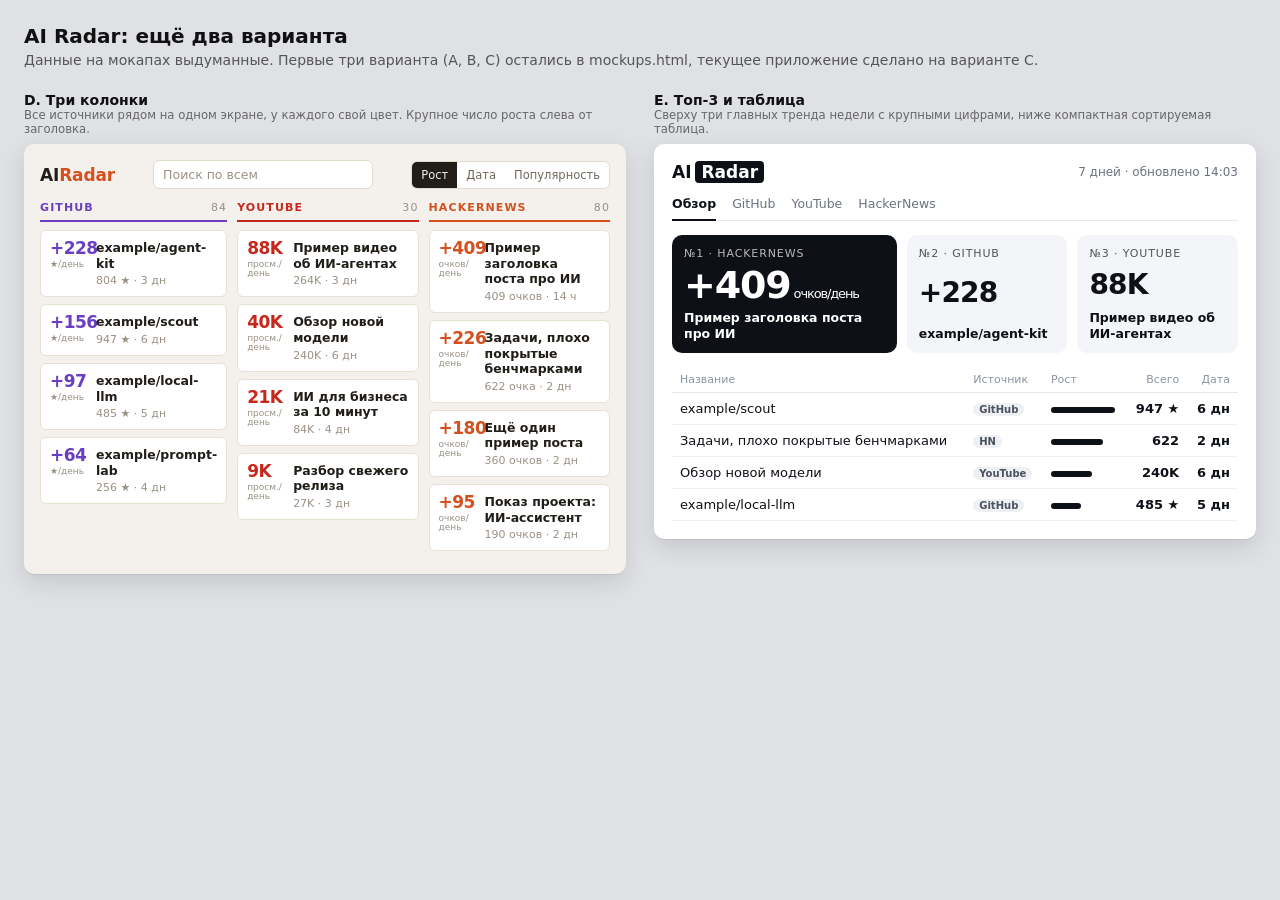
<file: mockups-2.html>
<!doctype html>
<html lang="ru">
<head>
<meta charset="utf-8">
<meta name="viewport" content="width=device-width,initial-scale=1">
<title>AI Radar — ещё два варианта дизайна</title>
<style>
  * { box-sizing: border-box; }
  body { margin: 0; font-family: system-ui, "Segoe UI", sans-serif; background: #dfe1e5; color: #111; padding: 24px; }
  h1 { font-size: 20px; margin: 0 0 4px; }
  .lead { color: #555; margin: 0 0 24px; font-size: 14px; }
  .boards { display: grid; gap: 28px; grid-template-columns: repeat(auto-fit, minmax(460px, 1fr)); }
  .label { font-weight: 600; font-size: 14px; margin-bottom: 8px; }
  .label small { font-weight: 400; color: #666; display: block; }
  .frame { border-radius: 10px; overflow: hidden; box-shadow: 0 1px 0 rgba(0,0,0,.08), 0 8px 24px rgba(0,0,0,.12); }

  /* D: три колонки */
  .d { background: #f4f1ec; color: #211d18; padding: 16px; font-size: 12.5px; }
  .d .bar { display: flex; justify-content: space-between; align-items: center; margin-bottom: 12px; gap: 10px; }
  .d .logo { font-weight: 800; font-size: 17px; letter-spacing: -.01em; }
  .d .logo b { color: #d4501e; }
  .d .search { flex: 1; max-width: 220px; background: #fff; border: 1px solid #e0dacf; border-radius: 6px; padding: 6px 9px; color: #9a9185; }
  .d .seg { display: flex; border: 1px solid #e0dacf; border-radius: 6px; overflow: hidden; background: #fff; }
  .d .seg span, .d .seg b { padding: 6px 9px; font-size: 11.5px; color: #6f675b; }
  .d .seg b { background: #211d18; color: #f4f1ec; font-weight: 500; }
  .d .cols { display: grid; grid-template-columns: repeat(3, 1fr); gap: 10px; }
  .d .col h3 { margin: 0 0 8px; font-size: 11px; letter-spacing: .1em; text-transform: uppercase; display: flex; justify-content: space-between; padding-bottom: 6px; border-bottom: 2px solid var(--c); color: var(--c); }
  .d .col h3 span { color: #9a9185; font-weight: 400; }
  .d .item { background: #fff; border: 1px solid #e6e0d5; border-radius: 6px; padding: 9px; margin-bottom: 7px; display: grid; grid-template-columns: 38px 1fr; gap: 8px; }
  .d .item .n { font-size: 17px; font-weight: 800; color: var(--c); line-height: 1; letter-spacing: -.03em; }
  .d .item .n small { display: block; font-size: 9px; font-weight: 500; color: #9a9185; letter-spacing: 0; margin-top: 3px; }
  .d .item .t { font-weight: 600; line-height: 1.25; margin-bottom: 3px; }
  .d .item .m { color: #9a9185; font-size: 11px; }
  .gh { --c: #6b3fc4; } .yt { --c: #c8281c; } .hn { --c: #d4501e; }

  /* E: топ-3 и таблица */
  .e { background: #ffffff; color: #0d1117; padding: 18px; font-size: 13px; }
  .e .bar { display: flex; justify-content: space-between; align-items: center; margin-bottom: 14px; }
  .e .logo { font-weight: 800; font-size: 17px; }
  .e .logo span { background: #0d1117; color: #fff; padding: 1px 6px; border-radius: 4px; margin-left: 4px; }
  .e .tabs { display: flex; gap: 16px; font-size: 12.5px; color: #6a7380; margin-bottom: 14px; border-bottom: 1px solid #e3e6ea; }
  .e .tabs b { color: #0d1117; border-bottom: 2px solid #0d1117; padding-bottom: 8px; margin-bottom: -1px; font-weight: 600; }
  .e .tabs span { padding-bottom: 8px; }
  .e .hero { display: grid; grid-template-columns: 1.4fr 1fr 1fr; gap: 10px; margin-bottom: 14px; }
  .e .top { border-radius: 10px; padding: 12px; background: #f3f5f8; display: grid; gap: 6px; align-content: space-between; min-height: 118px; }
  .e .top.first { background: #0d1117; color: #fff; }
  .e .top .rk { font-size: 11px; opacity: .7; text-transform: uppercase; letter-spacing: .08em; }
  .e .top .big { font-size: 28px; font-weight: 800; letter-spacing: -.03em; line-height: 1; }
  .e .top.first .big { font-size: 38px; }
  .e .top .tt { font-weight: 600; line-height: 1.25; font-size: 12.5px; }
  .e table { width: 100%; border-collapse: collapse; }
  .e th { text-align: left; font-weight: 500; color: #8a93a0; font-size: 11px; padding: 6px 8px; border-bottom: 1px solid #e3e6ea; }
  .e td { padding: 8px; border-bottom: 1px solid #eef0f3; vertical-align: middle; }
  .e td.num { text-align: right; font-variant-numeric: tabular-nums; font-weight: 600; }
  .e .spark { display: inline-block; height: 6px; background: #0d1117; border-radius: 3px; vertical-align: middle; }
  .e .pill { font-size: 10px; padding: 1px 6px; border-radius: 99px; background: #eef0f3; color: #4a5260; font-weight: 600; }
</style>
</head>
<body>
<h1>AI Radar: ещё два варианта</h1>
<p class="lead">Данные на мокапах выдуманные. Первые три варианта (A, B, C) остались в mockups.html, текущее приложение сделано на варианте C.</p>

<div class="boards">

  <div>
    <div class="label">D. Три колонки <small>Все источники рядом на одном экране, у каждого свой цвет. Крупное число роста слева от заголовка.</small></div>
    <div class="frame d">
      <div class="bar">
        <div class="logo">AI<b>Radar</b></div>
        <div class="search">Поиск по всем</div>
        <div class="seg"><b>Рост</b><span>Дата</span><span>Популярность</span></div>
      </div>
      <div class="cols">
        <div class="col gh">
          <h3>GitHub <span>84</span></h3>
          <div class="item"><div class="n">+228<small>★/день</small></div><div><div class="t">example/agent-kit</div><div class="m">804 ★ · 3 дн</div></div></div>
          <div class="item"><div class="n">+156<small>★/день</small></div><div><div class="t">example/scout</div><div class="m">947 ★ · 6 дн</div></div></div>
          <div class="item"><div class="n">+97<small>★/день</small></div><div><div class="t">example/local-llm</div><div class="m">485 ★ · 5 дн</div></div></div>
          <div class="item"><div class="n">+64<small>★/день</small></div><div><div class="t">example/prompt-lab</div><div class="m">256 ★ · 4 дн</div></div></div>
        </div>
        <div class="col yt">
          <h3>YouTube <span>30</span></h3>
          <div class="item"><div class="n">88K<small>просм./день</small></div><div><div class="t">Пример видео об ИИ-агентах</div><div class="m">264K · 3 дн</div></div></div>
          <div class="item"><div class="n">40K<small>просм./день</small></div><div><div class="t">Обзор новой модели</div><div class="m">240K · 6 дн</div></div></div>
          <div class="item"><div class="n">21K<small>просм./день</small></div><div><div class="t">ИИ для бизнеса за 10 минут</div><div class="m">84K · 4 дн</div></div></div>
          <div class="item"><div class="n">9K<small>просм./день</small></div><div><div class="t">Разбор свежего релиза</div><div class="m">27K · 3 дн</div></div></div>
        </div>
        <div class="col hn">
          <h3>HackerNews <span>80</span></h3>
          <div class="item"><div class="n">+409<small>очков/день</small></div><div><div class="t">Пример заголовка поста про ИИ</div><div class="m">409 очков · 14 ч</div></div></div>
          <div class="item"><div class="n">+226<small>очков/день</small></div><div><div class="t">Задачи, плохо покрытые бенчмарками</div><div class="m">622 очка · 2 дн</div></div></div>
          <div class="item"><div class="n">+180<small>очков/день</small></div><div><div class="t">Ещё один пример поста</div><div class="m">360 очков · 2 дн</div></div></div>
          <div class="item"><div class="n">+95<small>очков/день</small></div><div><div class="t">Показ проекта: ИИ-ассистент</div><div class="m">190 очков · 2 дн</div></div></div>
        </div>
      </div>
    </div>
  </div>

  <div>
    <div class="label">E. Топ-3 и таблица <small>Сверху три главных тренда недели с крупными цифрами, ниже компактная сортируемая таблица.</small></div>
    <div class="frame e">
      <div class="bar"><div class="logo">AI<span>Radar</span></div><div style="color:#6a7380;font-size:12px">7 дней · обновлено 14:03</div></div>
      <div class="tabs"><b>Обзор</b><span>GitHub</span><span>YouTube</span><span>HackerNews</span></div>
      <div class="hero">
        <div class="top first"><div class="rk">№1 · HackerNews</div><div class="big">+409<span style="font-size:13px;font-weight:500"> очков/день</span></div><div class="tt">Пример заголовка поста про ИИ</div></div>
        <div class="top"><div class="rk">№2 · GitHub</div><div class="big">+228</div><div class="tt">example/agent-kit</div></div>
        <div class="top"><div class="rk">№3 · YouTube</div><div class="big">88K</div><div class="tt">Пример видео об ИИ-агентах</div></div>
      </div>
      <table>
        <thead><tr><th>Название</th><th>Источник</th><th>Рост</th><th style="text-align:right">Всего</th><th style="text-align:right">Дата</th></tr></thead>
        <tbody>
          <tr><td>example/scout</td><td><span class="pill">GitHub</span></td><td><span class="spark" style="width:64px"></span></td><td class="num">947 ★</td><td class="num">6 дн</td></tr>
          <tr><td>Задачи, плохо покрытые бенчмарками</td><td><span class="pill">HN</span></td><td><span class="spark" style="width:52px"></span></td><td class="num">622</td><td class="num">2 дн</td></tr>
          <tr><td>Обзор новой модели</td><td><span class="pill">YouTube</span></td><td><span class="spark" style="width:41px"></span></td><td class="num">240K</td><td class="num">6 дн</td></tr>
          <tr><td>example/local-llm</td><td><span class="pill">GitHub</span></td><td><span class="spark" style="width:30px"></span></td><td class="num">485 ★</td><td class="num">5 дн</td></tr>
        </tbody>
      </table>
    </div>
  </div>

</div>
</body>
</html>
</file>
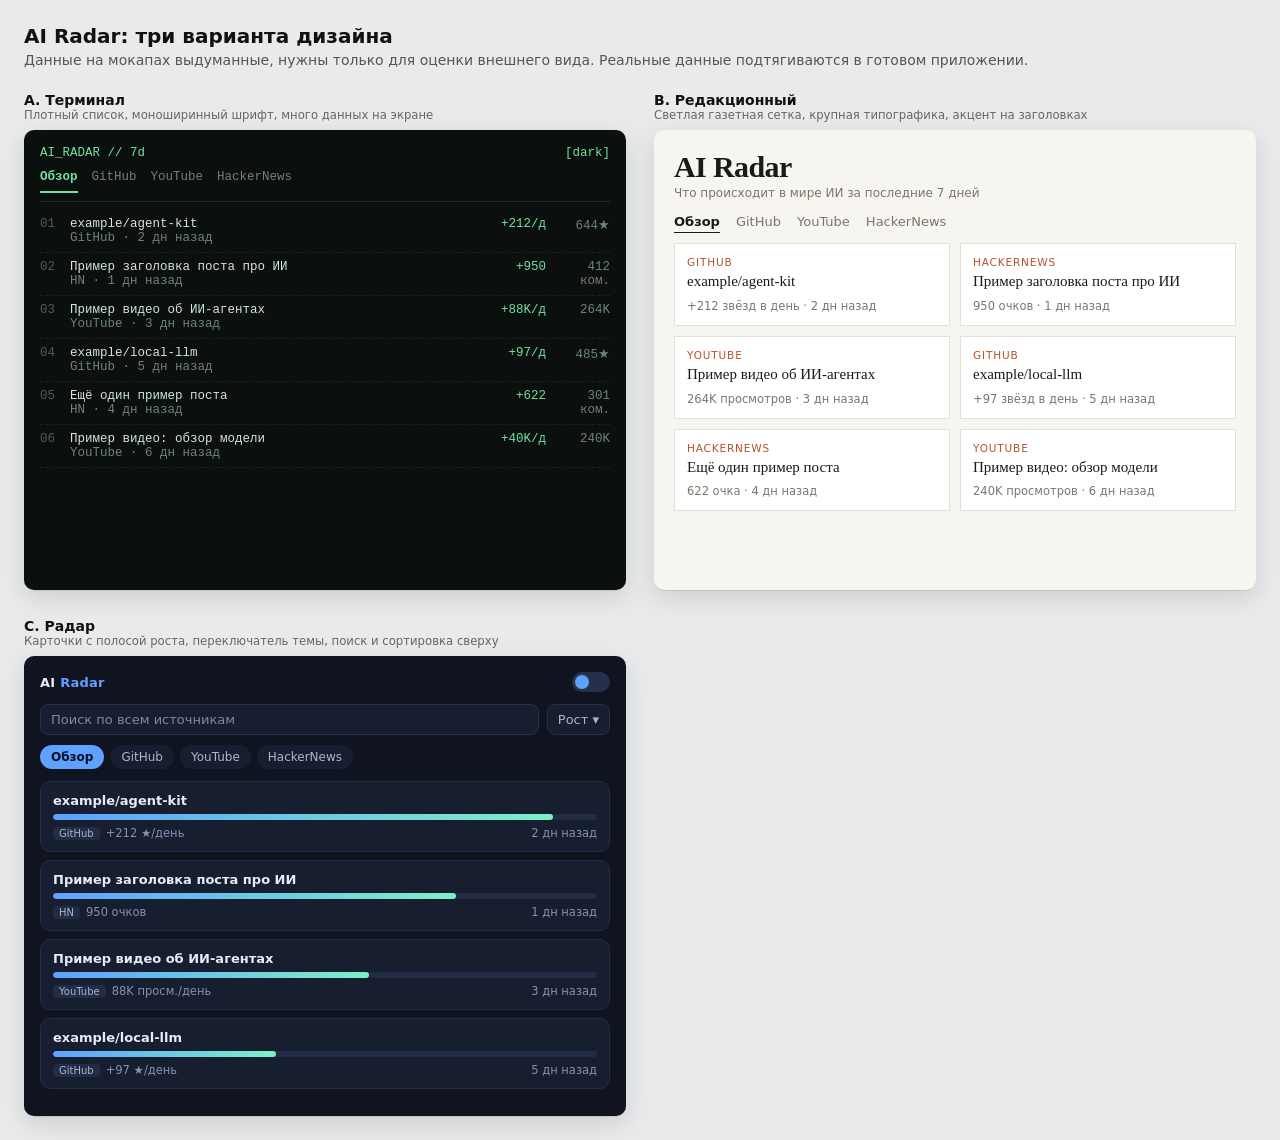
<file: mockups.html>
<!doctype html>
<html lang="ru">
<head>
<meta charset="utf-8">
<meta name="viewport" content="width=device-width,initial-scale=1">
<title>AI Radar — варианты дизайна</title>
<style>
  * { box-sizing: border-box; }
  body { margin: 0; font-family: system-ui, "Segoe UI", sans-serif; background: #e9eaec; color: #111; padding: 24px; }
  h1 { font-size: 20px; margin: 0 0 4px; }
  .lead { color: #555; margin: 0 0 24px; font-size: 14px; }
  .boards { display: grid; gap: 28px; grid-template-columns: repeat(auto-fit, minmax(420px, 1fr)); }
  .board { display: grid; gap: 8px; }
  .label { font-weight: 600; font-size: 14px; }
  .label small { font-weight: 400; color: #666; display: block; }
  .frame { border-radius: 10px; overflow: hidden; box-shadow: 0 1px 0 rgba(0,0,0,.08), 0 8px 24px rgba(0,0,0,.12); min-height: 460px; }

  /* A: terminal list */
  .a { background: #0b0f0d; color: #cfe8d8; font-family: ui-monospace, Consolas, monospace; font-size: 12.5px; padding: 16px; }
  .a .top { display: flex; justify-content: space-between; color: #6fe3a0; margin-bottom: 10px; }
  .a .tabs { display: flex; gap: 14px; border-bottom: 1px solid #1d2b23; padding-bottom: 8px; margin-bottom: 8px; color: #6c8576; }
  .a .tabs b { color: #6fe3a0; border-bottom: 2px solid #6fe3a0; padding-bottom: 7px; }
  .a .row { display: grid; grid-template-columns: 22px 1fr 70px 56px; gap: 8px; padding: 7px 0; border-bottom: 1px dashed #17231c; }
  .a .row i { color: #46634f; font-style: normal; }
  .a .row em { color: #6fe3a0; font-style: normal; text-align: right; }
  .a .row span { color: #6c8576; text-align: right; }

  /* B: editorial grid */
  .b { background: #f7f5f0; color: #1b1a17; padding: 20px; font-family: Georgia, "Times New Roman", serif; }
  .b h2 { font-size: 30px; margin: 0 0 2px; letter-spacing: -.02em; }
  .b .sub { font-family: system-ui, sans-serif; font-size: 12px; color: #7a766c; margin-bottom: 14px; }
  .b .tabs { font-family: system-ui, sans-serif; font-size: 13px; display: flex; gap: 16px; margin-bottom: 14px; color: #7a766c; }
  .b .tabs b { color: #1b1a17; text-decoration: underline; text-underline-offset: 6px; }
  .b .grid { display: grid; grid-template-columns: repeat(2, 1fr); gap: 10px; }
  .b .card { background: #fff; border: 1px solid #e4e0d6; padding: 12px; }
  .b .card .src { font-family: system-ui, sans-serif; font-size: 10.5px; text-transform: uppercase; letter-spacing: .08em; color: #b4532a; }
  .b .card .t { font-size: 15px; line-height: 1.25; margin: 4px 0 8px; }
  .b .card .m { font-family: system-ui, sans-serif; font-size: 11.5px; color: #7a766c; }

  /* C: radar cards with growth bar */
  .c { background: #0f1420; color: #e6ebf5; padding: 16px; font-size: 13px; }
  .c .head { display: flex; justify-content: space-between; align-items: center; margin-bottom: 12px; }
  .c .logo { font-weight: 700; letter-spacing: .02em; }
  .c .logo span { color: #5ea1ff; }
  .c .tog { width: 38px; height: 20px; border-radius: 99px; background: #26304a; position: relative; }
  .c .tog::after { content: ""; position: absolute; width: 14px; height: 14px; border-radius: 50%; background: #5ea1ff; top: 3px; left: 3px; }
  .c .bar { display: flex; gap: 8px; margin-bottom: 10px; }
  .c .search { flex: 1; background: #171e30; border: 1px solid #26304a; border-radius: 8px; padding: 7px 10px; color: #7d89a8; }
  .c .sort { background: #171e30; border: 1px solid #26304a; border-radius: 8px; padding: 7px 10px; color: #aab5d0; }
  .c .tabs { display: flex; gap: 6px; margin-bottom: 12px; }
  .c .tabs span { padding: 5px 11px; border-radius: 99px; background: #171e30; color: #aab5d0; font-size: 12px; }
  .c .tabs b { padding: 5px 11px; border-radius: 99px; background: #5ea1ff; color: #07101f; font-size: 12px; }
  .c .card { background: #171e30; border: 1px solid #222c45; border-radius: 10px; padding: 11px 12px; margin-bottom: 8px; display: grid; gap: 6px; }
  .c .card .t { font-weight: 600; }
  .c .card .meta { display: flex; justify-content: space-between; color: #8591b0; font-size: 11.5px; }
  .c .g { height: 6px; border-radius: 99px; background: #222c45; overflow: hidden; }
  .c .g i { display: block; height: 100%; background: linear-gradient(90deg, #5ea1ff, #7cf0c8); border-radius: 99px; }
  .tag { display: inline-block; font-size: 10px; padding: 1px 6px; border-radius: 4px; background: #222c45; color: #aab5d0; margin-right: 6px; }
</style>
</head>
<body>
<h1>AI Radar: три варианта дизайна</h1>
<p class="lead">Данные на мокапах выдуманные, нужны только для оценки внешнего вида. Реальные данные подтягиваются в готовом приложении.</p>

<div class="boards">

  <div class="board">
    <div class="label">A. Терминал <small>Плотный список, моноширинный шрифт, много данных на экране</small></div>
    <div class="frame a">
      <div class="top"><span>AI_RADAR // 7d</span><span>[dark]</span></div>
      <div class="tabs"><b>Обзор</b><span>GitHub</span><span>YouTube</span><span>HackerNews</span></div>
      <div class="row"><i>01</i><div>example/agent-kit<br><span style="text-align:left">GitHub · 2 дн назад</span></div><em>+212/д</em><span>644★</span></div>
      <div class="row"><i>02</i><div>Пример заголовка поста про ИИ<br><span style="text-align:left">HN · 1 дн назад</span></div><em>+950</em><span>412 ком.</span></div>
      <div class="row"><i>03</i><div>Пример видео об ИИ-агентах<br><span style="text-align:left">YouTube · 3 дн назад</span></div><em>+88K/д</em><span>264K</span></div>
      <div class="row"><i>04</i><div>example/local-llm<br><span style="text-align:left">GitHub · 5 дн назад</span></div><em>+97/д</em><span>485★</span></div>
      <div class="row"><i>05</i><div>Ещё один пример поста<br><span style="text-align:left">HN · 4 дн назад</span></div><em>+622</em><span>301 ком.</span></div>
      <div class="row"><i>06</i><div>Пример видео: обзор модели<br><span style="text-align:left">YouTube · 6 дн назад</span></div><em>+40K/д</em><span>240K</span></div>
    </div>
  </div>

  <div class="board">
    <div class="label">B. Редакционный <small>Светлая газетная сетка, крупная типографика, акцент на заголовках</small></div>
    <div class="frame b">
      <h2>AI Radar</h2>
      <div class="sub">Что происходит в мире ИИ за последние 7 дней</div>
      <div class="tabs"><b>Обзор</b><span>GitHub</span><span>YouTube</span><span>HackerNews</span></div>
      <div class="grid">
        <div class="card"><div class="src">GitHub</div><div class="t">example/agent-kit</div><div class="m">+212 звёзд в день · 2 дн назад</div></div>
        <div class="card"><div class="src">HackerNews</div><div class="t">Пример заголовка поста про ИИ</div><div class="m">950 очков · 1 дн назад</div></div>
        <div class="card"><div class="src">YouTube</div><div class="t">Пример видео об ИИ-агентах</div><div class="m">264K просмотров · 3 дн назад</div></div>
        <div class="card"><div class="src">GitHub</div><div class="t">example/local-llm</div><div class="m">+97 звёзд в день · 5 дн назад</div></div>
        <div class="card"><div class="src">HackerNews</div><div class="t">Ещё один пример поста</div><div class="m">622 очка · 4 дн назад</div></div>
        <div class="card"><div class="src">YouTube</div><div class="t">Пример видео: обзор модели</div><div class="m">240K просмотров · 6 дн назад</div></div>
      </div>
    </div>
  </div>

  <div class="board">
    <div class="label">C. Радар <small>Карточки с полосой роста, переключатель темы, поиск и сортировка сверху</small></div>
    <div class="frame c">
      <div class="head"><div class="logo">AI <span>Radar</span></div><div class="tog"></div></div>
      <div class="bar"><div class="search">Поиск по всем источникам</div><div class="sort">Рост ▾</div></div>
      <div class="tabs"><b>Обзор</b><span>GitHub</span><span>YouTube</span><span>HackerNews</span></div>
      <div class="card"><div class="t">example/agent-kit</div><div class="g"><i style="width:92%"></i></div><div class="meta"><span><span class="tag">GitHub</span>+212 ★/день</span><span>2 дн назад</span></div></div>
      <div class="card"><div class="t">Пример заголовка поста про ИИ</div><div class="g"><i style="width:74%"></i></div><div class="meta"><span><span class="tag">HN</span>950 очков</span><span>1 дн назад</span></div></div>
      <div class="card"><div class="t">Пример видео об ИИ-агентах</div><div class="g"><i style="width:58%"></i></div><div class="meta"><span><span class="tag">YouTube</span>88K просм./день</span><span>3 дн назад</span></div></div>
      <div class="card"><div class="t">example/local-llm</div><div class="g"><i style="width:41%"></i></div><div class="meta"><span><span class="tag">GitHub</span>+97 ★/день</span><span>5 дн назад</span></div></div>
    </div>
  </div>

</div>
</body>
</html>
</file>
